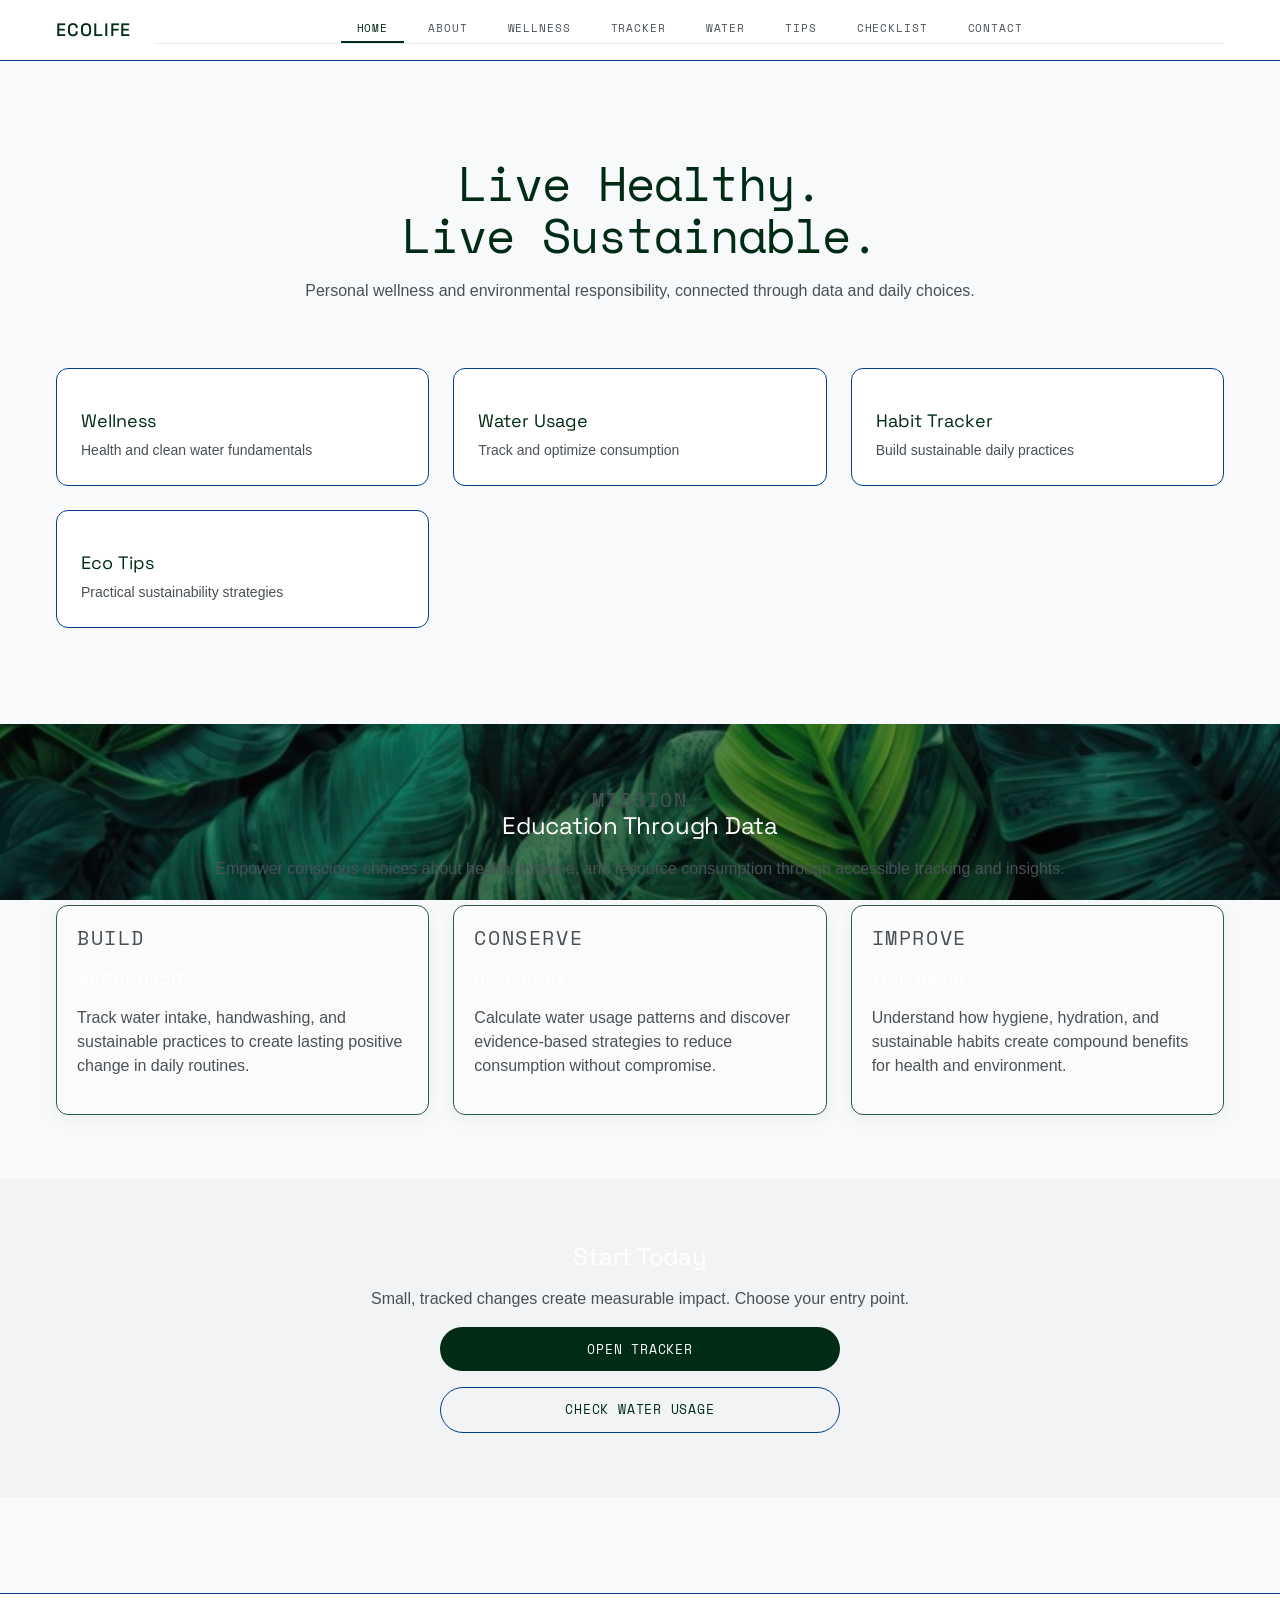
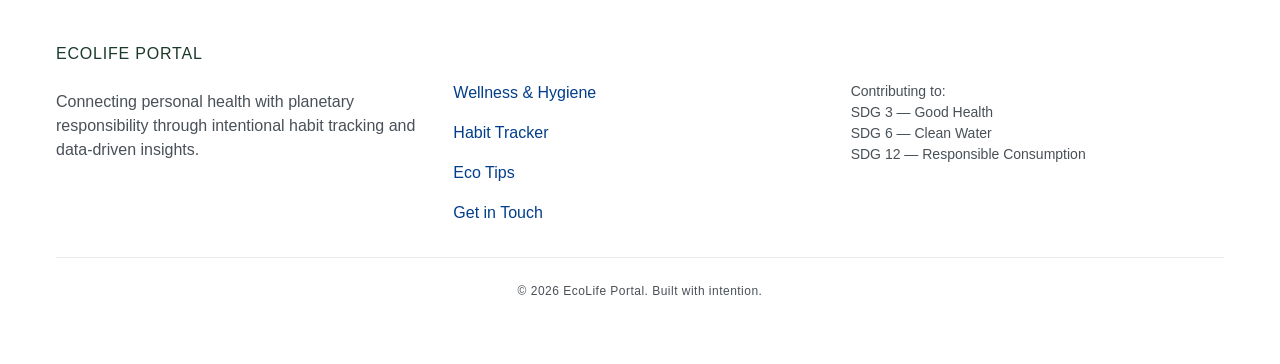
<file: index.html>
<!DOCTYPE html>
<html lang="en">
<head>
    <meta charset="UTF-8">
    <meta name="viewport" content="width=device-width, initial-scale=1.0">
    <title>EcoLife Portal — Health & Sustainability</title>
    <link rel="stylesheet" href="styles.css">
</head>
<body>
    <header class="header">
        <div class="container">
            <div class="header-content">
                <a href="index.html" class="logo">
                    <span class="logo-text">EcoLife</span>
                </a>
                <nav class="nav" id="mainNav">
                    <a href="index.html" class="nav-link active">Home</a>
                     <a href="about.html" class="nav-link ">About</a>
                    <a href="wellness.html" class="nav-link">Wellness</a>
                    <a href="habit-tracker.html" class="nav-link">Tracker</a>
                    <a href="water-calculator.html" class="nav-link">Water</a>
                    <a href="eco-tips.html" class="nav-link">Tips</a>
                    <a href="daily-checklist.html" class="nav-link">Checklist</a>
                    <a href="contact.html" class="nav-link">Contact</a>
                </nav>
                <button class="mobile-menu-btn" id="mobileMenuBtn">≡</button>
            </div>
        </div>
    </header>

    <main>
        <section class="hero">
            <div class="container">
                <div class="hero-content fade-in">
                    <h1 class="hero-title">Live Healthy.<br>Live Sustainable.</h1>
                    <p class="hero-subtitle">Personal wellness and environmental responsibility, connected through data and daily choices.</p>
                </div>

                <div class="grid grid-auto gap-lg mt-lg">
                    <a href="wellness.html" class="feature-card">
                        <h3>Wellness</h3>
                        <p>Health and clean water fundamentals</p>
                    </a>

                    <a href="water-calculator.html" class="feature-card">
                        <h3>Water Usage</h3>
                        <p>Track and optimize consumption</p>
                    </a>

                    <a href="habit-tracker.html" class="feature-card">
                        <h3>Habit Tracker</h3>
                        <p>Build sustainable daily practices</p>
                    </a>

                    <a href="eco-tips.html" class="feature-card">
                        <h3>Eco Tips</h3>
                        <p>Practical sustainability strategies</p>
                    </a>
                </div>
            </div>
        </section>

        <section>
            <div class="container">
                <div class="text-center mb-lg">
                    <div class="label">Mission</div>
                    <h2>Education Through Data</h2>
                    <p class="text-muted mt-md">Empower conscious choices about health, hygiene, and resource consumption through accessible tracking and insights.</p>
                </div>

                <div class="grid grid-3 gap-2xl">
                    <div class="card">
                        <div class="label mb-md">Build</div>
                        <h3>Better Habits</h3>
                        <p class="text-muted mt-md">Track water intake, handwashing, and sustainable practices to create lasting positive change in daily routines.</p>
                    </div>

                    <div class="card">
                        <div class="label mb-md">Conserve</div>
                        <h3>Resources</h3>
                        <p class="text-muted mt-md">Calculate water usage patterns and discover evidence-based strategies to reduce consumption without compromise.</p>
                    </div>

                    <div class="card">
                        <div class="label mb-md">Improve</div>
                        <h3>Well-being</h3>
                        <p class="text-muted mt-md">Understand how hygiene, hydration, and sustainable habits create compound benefits for health and environment.</p>
                    </div>
                </div>
            </div>
        </section>

        <section class="bg-surface-raised">
            <div class="container">
                <div class="text-center">
                    <h2>Start Today</h2>
                    <p class="text-muted mt-md">Small, tracked changes create measurable impact. Choose your entry point.</p>
                    <div class="flex flex-col gap-md mt-lg" style="max-width: 400px; margin: 0 auto;">
                        <a href="habit-tracker.html" class="btn btn-primary">Open Tracker</a>
                        <a href="water-calculator.html" class="btn btn-secondary">Check Water Usage</a>
                    </div>
                </div>
            </div>
        </section>
    </main>

    <footer class="footer">
        <div class="container">
            <div class="grid grid-auto gap-2xl mb-xl">
                <div>
                    <div class="logo-text mb-lg">EcoLife Portal</div>
                    <p class="text-muted">Connecting personal health with planetary responsibility through intentional habit tracking and data-driven insights.</p>
                </div>
                <div>
                    <h3 class="mb-md">Quick Links</h3>
                    <ul class="stack-md" style="list-style: none;">
                        <li><a href="wellness.html">Wellness & Hygiene</a></li>
                        <li><a href="habit-tracker.html">Habit Tracker</a></li>
                        <li><a href="eco-tips.html">Eco Tips</a></li>
                        <li><a href="contact.html">Get in Touch</a></li>
                    </ul>
                </div>
                <div>
                    <h3 class="mb-md">Impact</h3>
                    <p class="text-muted text-sm">Contributing to:<br>SDG 3 — Good Health<br>SDG 6 — Clean Water<br>SDG 12 — Responsible Consumption</p>
                </div>
            </div>
            <div class="footer-bottom">
                <p>&copy; 2026 EcoLife Portal. Built with intention.</p>
            </div>
        </div>
    </footer>

    <script src="script.js"></script>
</body>
</html>
</file>
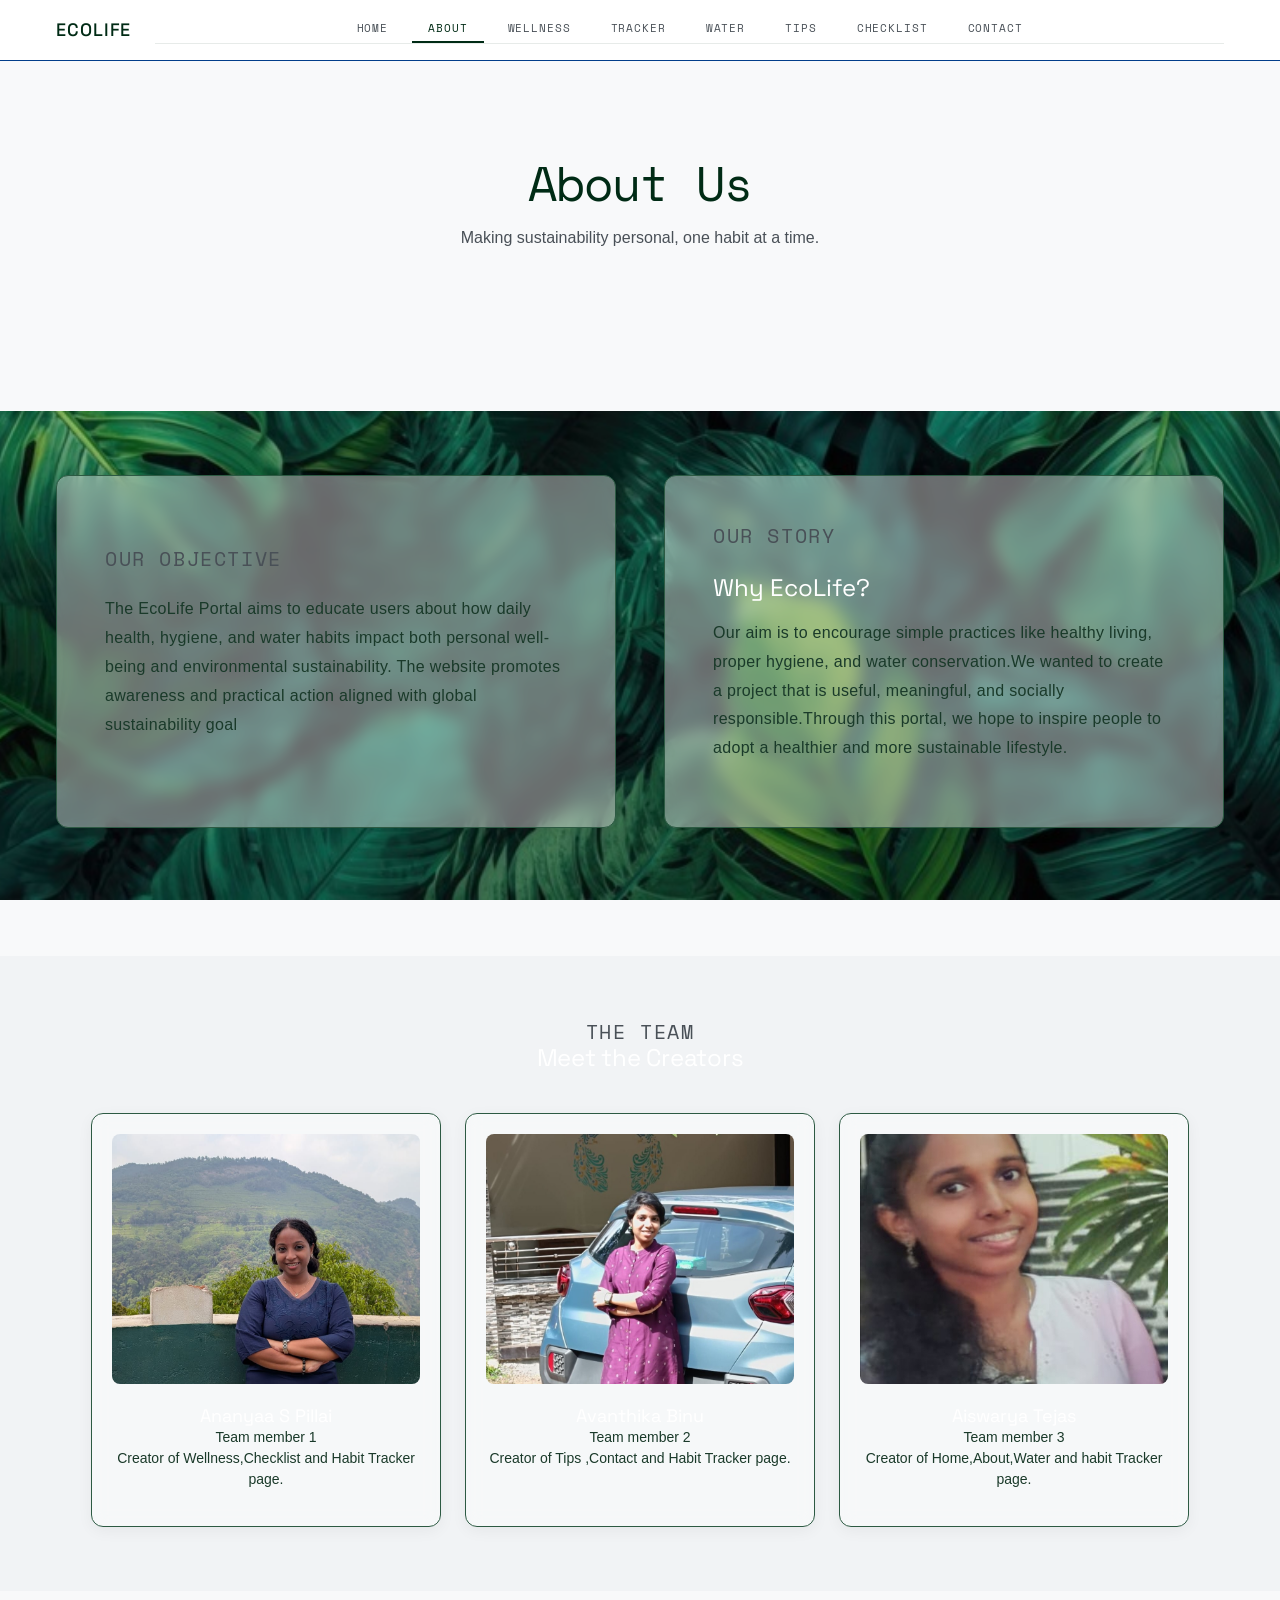
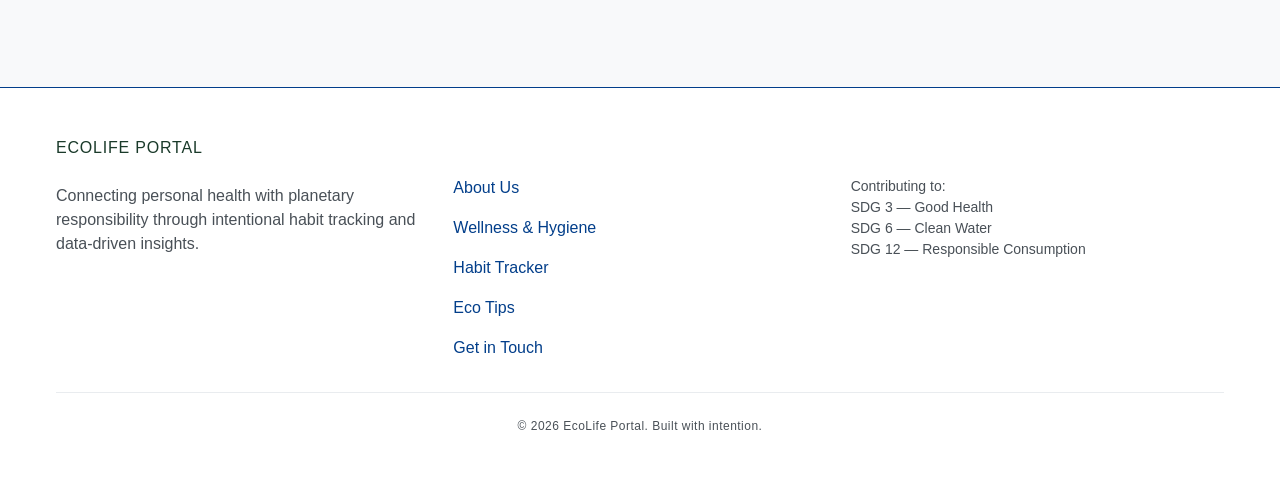
<file: about.html>
<!DOCTYPE html>
<html lang="en">
<head>
    <meta charset="UTF-8">
    <meta name="viewport" content="width=device-width, initial-scale=1.0">
    <title>About Us — EcoLife Portal</title>
    <!-- Your main CSS which now imports the others -->
    <link rel="stylesheet" href="styles.css">
</head>
<body>
    <!-- Re-use your exact header from index.html -->
    <header class="header">
        <div class="container">
            <div class="header-content">
                <a href="index.html" class="logo">
                    <span class="logo-text">EcoLife</span>
                </a>
                <nav class="nav" id="mainNav">
                    <a href="index.html" class="nav-link">Home</a>
                    <a href="about.html" class="nav-link active">About</a>
                    <a href="wellness.html" class="nav-link">Wellness</a>
                    <a href="habit-tracker.html" class="nav-link">Tracker</a>
                    <a href="water-calculator.html" class="nav-link">Water</a>
                    <a href="eco-tips.html" class="nav-link">Tips</a>
                    <a href="daily-checklist.html" class="nav-link">Checklist</a>
                    <!-- Active class moved to About -->
                    
                    <a href="contact.html" class="nav-link">Contact</a>
                </nav>
                <button class="mobile-menu-btn" id="mobileMenuBtn">≡</button>
            </div>
        </div>
    </header>

    <main>
        <!-- Hero Section (Re-using hero classes from index) -->
        <section class="hero">
            <div class="container">
                <div class="hero-content fade-in">
                    <h1 class="hero-title">About Us</h1>
                    <p class="hero-subtitle">Making sustainability personal, one habit at a time.</p>
                </div>
            </div>
        </section>

        <!-- Mission Section: The 2-Card Row -->
        <section class="section">
            <div class="container">
                <div class="mission-grid">
                    <div class="card">
                        <div class="label">Our Objective</div>
                        
                        <p class="text-muted">The EcoLife Portal aims to educate users about how daily health, hygiene, and water habits impact both personal well-being and environmental sustainability. The website promotes awareness and practical action aligned with global sustainability goal</p>
                    </div>
                    <div class="card">
                        <div class="label">Our Story</div>
                        <h3>Why EcoLife?</h3>
                        <p class="text-muted">Our aim is to encourage simple practices like healthy living, proper hygiene, and water conservation.We wanted to create a project that is useful, meaningful, and socially responsible.Through this portal, we hope to inspire people to adopt a healthier and more sustainable lifestyle.</p>
                    </div>
                </div>
            </div>
        </section>

        <!-- Creator Section: The 3-Card Horizontal Row -->
        <section class="section bg-surface-raised">
            <div class="container">
                <div class="text-center mb-lg">
                    <div class="label">The Team</div>
                    <h2>Meet the Creators</h2>
                </div>

                <div class="creator-grid">
                    <!-- Creator 1 -->
                    <div class="card creator-card">
                        <div class="creator-img-box">
                            <span>
                                <!-- Replace with your actual image path -->
                                <img src="images/WhatsApp Image 2026-05-08 at 8.34.59 PM.jpeg" alt="Developer Name">
                            </span>
                        </div>
                        <h3>Ananyaa S Pillai</h3>
                        <p class="text-sm">Team member 1<br>Creator of Wellness,Checklist and Habit Tracker page. </p>
                    </div>

                    <!-- Creator 2 -->
                    <div class="card creator-card">
                        <div class="creator-img-box">
                            <span>
                                <img src="images/WhatsApp Image 2026-05-08 at 8.35.17 PM.jpeg" alt="Member Name">
                            </span>
                        </div>
                        <h3>Avanthika Binu</h3>
                        <p class="text-sm">Team member 2<br>Creator of Tips ,Contact and Habit Tracker page.</p>
                    </div>

                    <!-- Creator 3 -->
                    <div class="card creator-card">
                        <div class="creator-img-box">
                            <span>
                                <img src="images/WhatsApp Image 2026-05-09 at 5.26.21 PM.jpeg" alt="Member Name">
                            </span>
                        </div>
                        <h3>Aiswarya Tejas</h3>
                        <p class="text-sm">Team member 3<br>Creator of Home,About,Water and habit Tracker page.</p>
                    </div>
                </div>
            </div>
        </section>
    </main>

   <footer class="footer">
        <div class="container">
            <div class="grid grid-auto gap-2xl mb-xl">
                <div>
                    <div class="logo-text mb-lg">EcoLife Portal</div>
                    <p class="text-muted">Connecting personal health with planetary responsibility through intentional habit tracking and data-driven insights.</p>
                </div>
                <div>
                    <h3 class="mb-md">Quick Links</h3>
                    <ul class="stack-md" style="list-style: none;">
                         <li><a href="about.html">About Us</a></li>
                        <li><a href="wellness.html">Wellness & Hygiene</a></li>
                        <li><a href="habit-tracker.html">Habit Tracker</a></li>
                        <li><a href="eco-tips.html">Eco Tips</a></li>
                        <li><a href="contact.html">Get in Touch</a></li>
                    </ul>
                </div>
                <div>
                    <h3 class="mb-md">Impact</h3>
                    <p class="text-muted text-sm">Contributing to:<br>SDG 3 — Good Health<br>SDG 6 — Clean Water<br>SDG 12 — Responsible Consumption</p>
                </div>
            </div>
            <div class="footer-bottom">
                <p>&copy; 2026 EcoLife Portal. Built with intention.</p>
            </div>
        </div>
    </footer>

    <script src="script.js"></script>
</body>
</html>
</file>
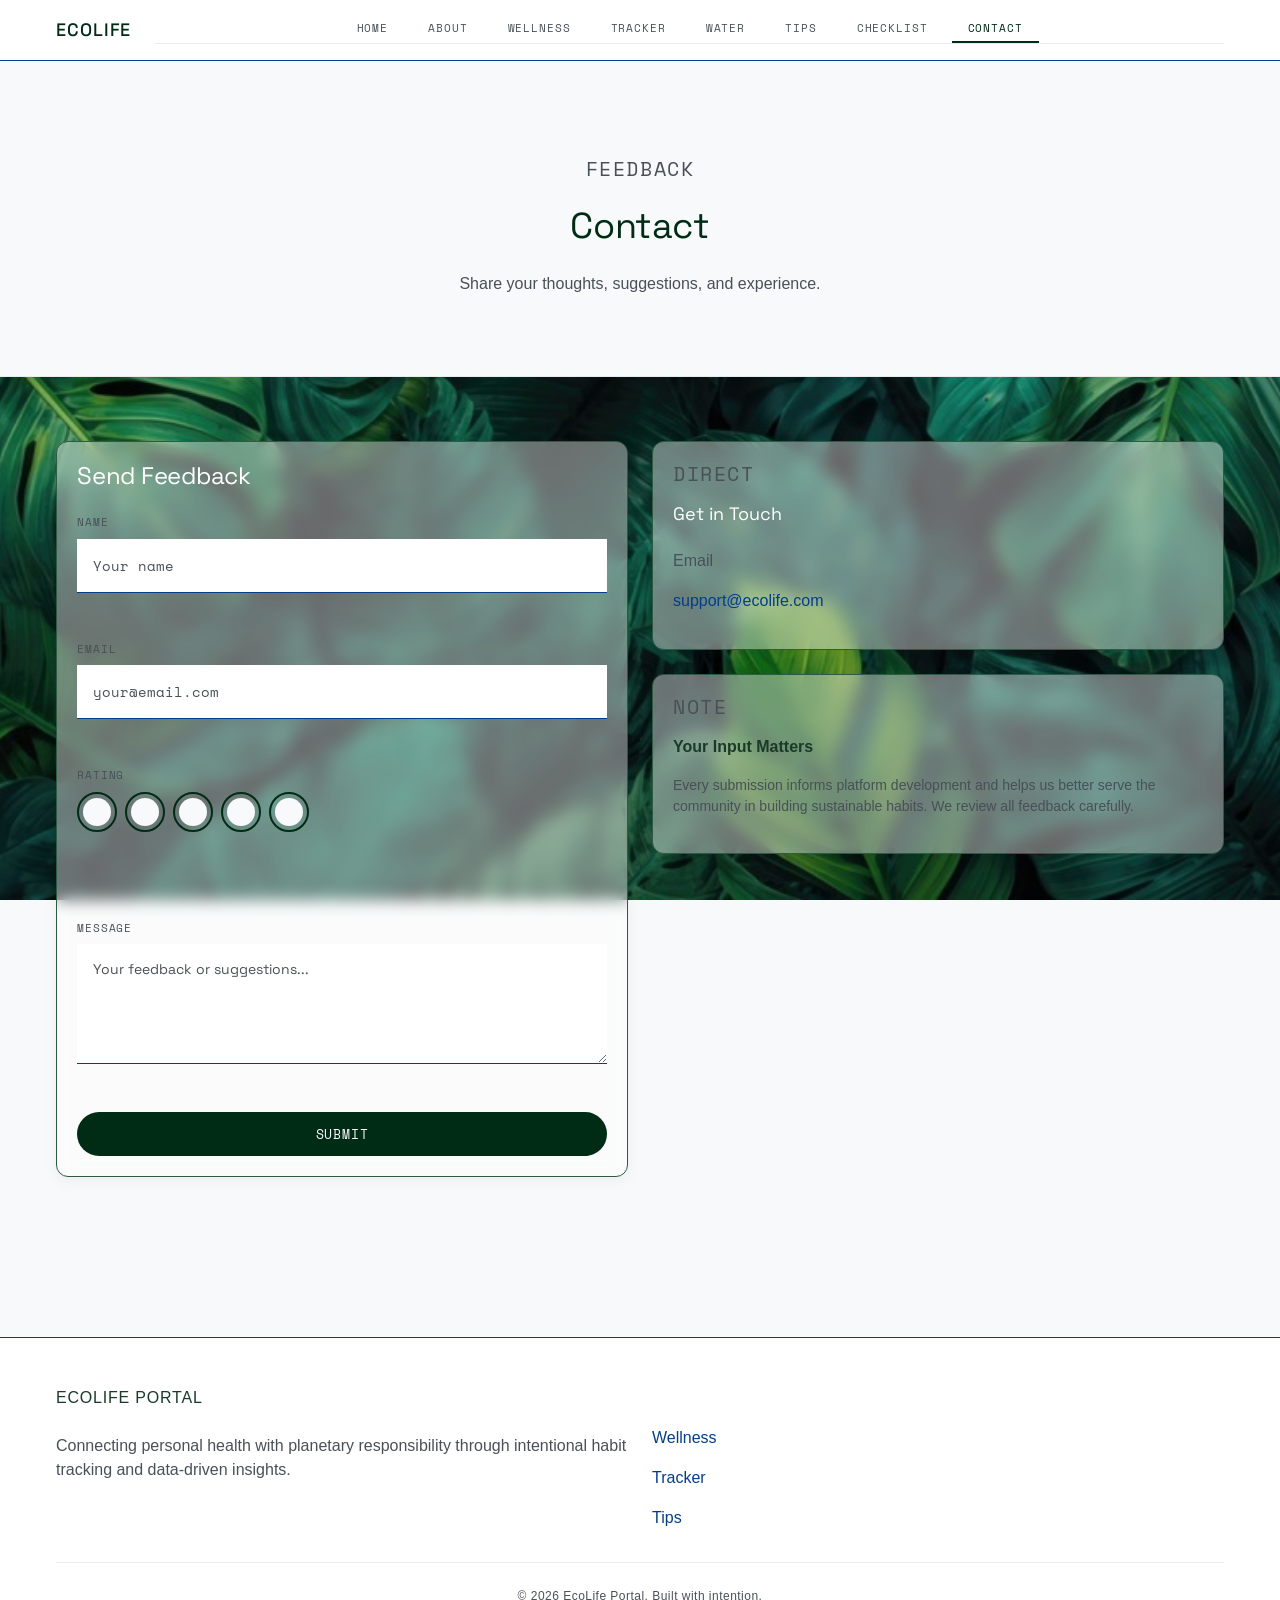
<file: contact.html>
<!DOCTYPE html>
<html lang="en">
<head>
    <meta charset="UTF-8">
    <meta name="viewport" content="width=device-width, initial-scale=1.0">
    <title>Contact — EcoLife Portal</title>
    <link rel="stylesheet" href="styles.css">
</head>
<body>
    <header class="header">
        <div class="container">
            <div class="header-content">
                <a href="index.html" class="logo">
                    <span class="logo-text">EcoLife</span>
                </a>
                <nav class="nav" id="mainNav">
                    <a href="index.html" class="nav-link">Home</a>
                     <a href="about.html" class="nav-link">About</a>
                    <a href="wellness.html" class="nav-link">Wellness</a>
                    <a href="habit-tracker.html" class="nav-link">Tracker</a>
                    <a href="water-calculator.html" class="nav-link">Water</a>
                    <a href="eco-tips.html" class="nav-link">Tips</a>
                    <a href="daily-checklist.html" class="nav-link">Checklist</a>
                    <a href="contact.html" class="nav-link active">Contact</a>
                </nav>
                <button class="mobile-menu-btn" id="mobileMenuBtn">≡</button>
            </div>
        </div>
    </header>

    <main>
        <section class="page-hero">
            <div class="container">
                <div class="page-hero-content">
                    <div class="label">Feedback</div>
                    <h1>Contact</h1>
                    <p>Share your thoughts, suggestions, and experience.</p>
                </div>
            </div>
        </section>

        <section>
            <div class="container">
                <div class="grid grid-2 gap-2xl">
                    <div class="card">
                        <h2 class="mb-lg">Send Feedback</h2>
                        <form id="contactForm" style="display: flex; flex-direction: column; gap: var(--space-lg);">
                            <div class="input-field">
                                <label class="input-label">Name</label>
                                <input type="text" id="userName" required class="input" placeholder="Your name">
                            </div>

                            <div class="input-field">
                                <label class="input-label">Email</label>
                                <input type="email" id="userEmail" required class="input" placeholder="your@email.com">
                            </div>

                            <div class="input-field">
                                <label class="input-label">Rating</label>
                                <div class="flex gap-sm" id="starRating">
                                    <button type="button" class="star-btn" data-rating="1">◯</button>
                                    <button type="button" class="star-btn" data-rating="2">◯</button>
                                    <button type="button" class="star-btn" data-rating="3">◯</button>
                                    <button type="button" class="star-btn" data-rating="4">◯</button>
                                    <button type="button" class="star-btn" data-rating="5">◯</button>
                                </div>
                                <p class="input-hint mt-md" id="ratingText"></p>
                            </div>

                            <div class="input-field">
                                <label class="input-label">Message</label>
                                <textarea id="userFeedback" required class="textarea input" placeholder="Your feedback or suggestions..." style="font-family: 'Space Grotesk', system-ui, -apple-system, sans-serif;"></textarea>
                            </div>

                            <button type="submit" class="btn btn-primary" onclick="submitFeedback(event)">Submit</button>
                        </form>
                    </div>

                    <div>
                        <div class="card">
                            <div class="label mb-md">Direct</div>
                            <h3 class="mb-lg">Get in Touch</h3>
                            <p class="text-muted">Email</p>
                            <p><a href="mailto:support@ecolife.com">support@ecolife.com</a></p>
                        </div>

                        <div class="card bg-surface-raised mt-lg">
                            <div class="label mb-md">Note</div>
                            <h4 class="mb-md">Your Input Matters</h4>
                            <p class="text-muted text-sm">Every submission informs platform development and helps us better serve the community in building sustainable habits. We review all feedback carefully.</p>
                        </div>
                    </div>
                </div>
            </div>
        </section>
    </main>

    <footer class="footer">
        <div class="container">
            <div class="grid grid-auto gap-2xl mb-xl">
                <div>
                    <div class="logo-text mb-lg">EcoLife Portal</div>
                    <p class="text-muted">Connecting personal health with planetary responsibility through intentional habit tracking and data-driven insights.</p>
                </div>
                <div>
                    <h3 class="mb-md">Navigation</h3>
                    <ul class="stack-md" style="list-style: none;">
                        <li><a href="wellness.html">Wellness</a></li>
                        <li><a href="habit-tracker.html">Tracker</a></li>
                        <li><a href="eco-tips.html">Tips</a></li>
                    </ul>
                </div>
            </div>
            <div class="footer-bottom">
                <p>&copy; 2026 EcoLife Portal. Built with intention.</p>
            </div>
        </div>
    </footer>

    <script src="script.js"></script>
</body>
</html>
</file>
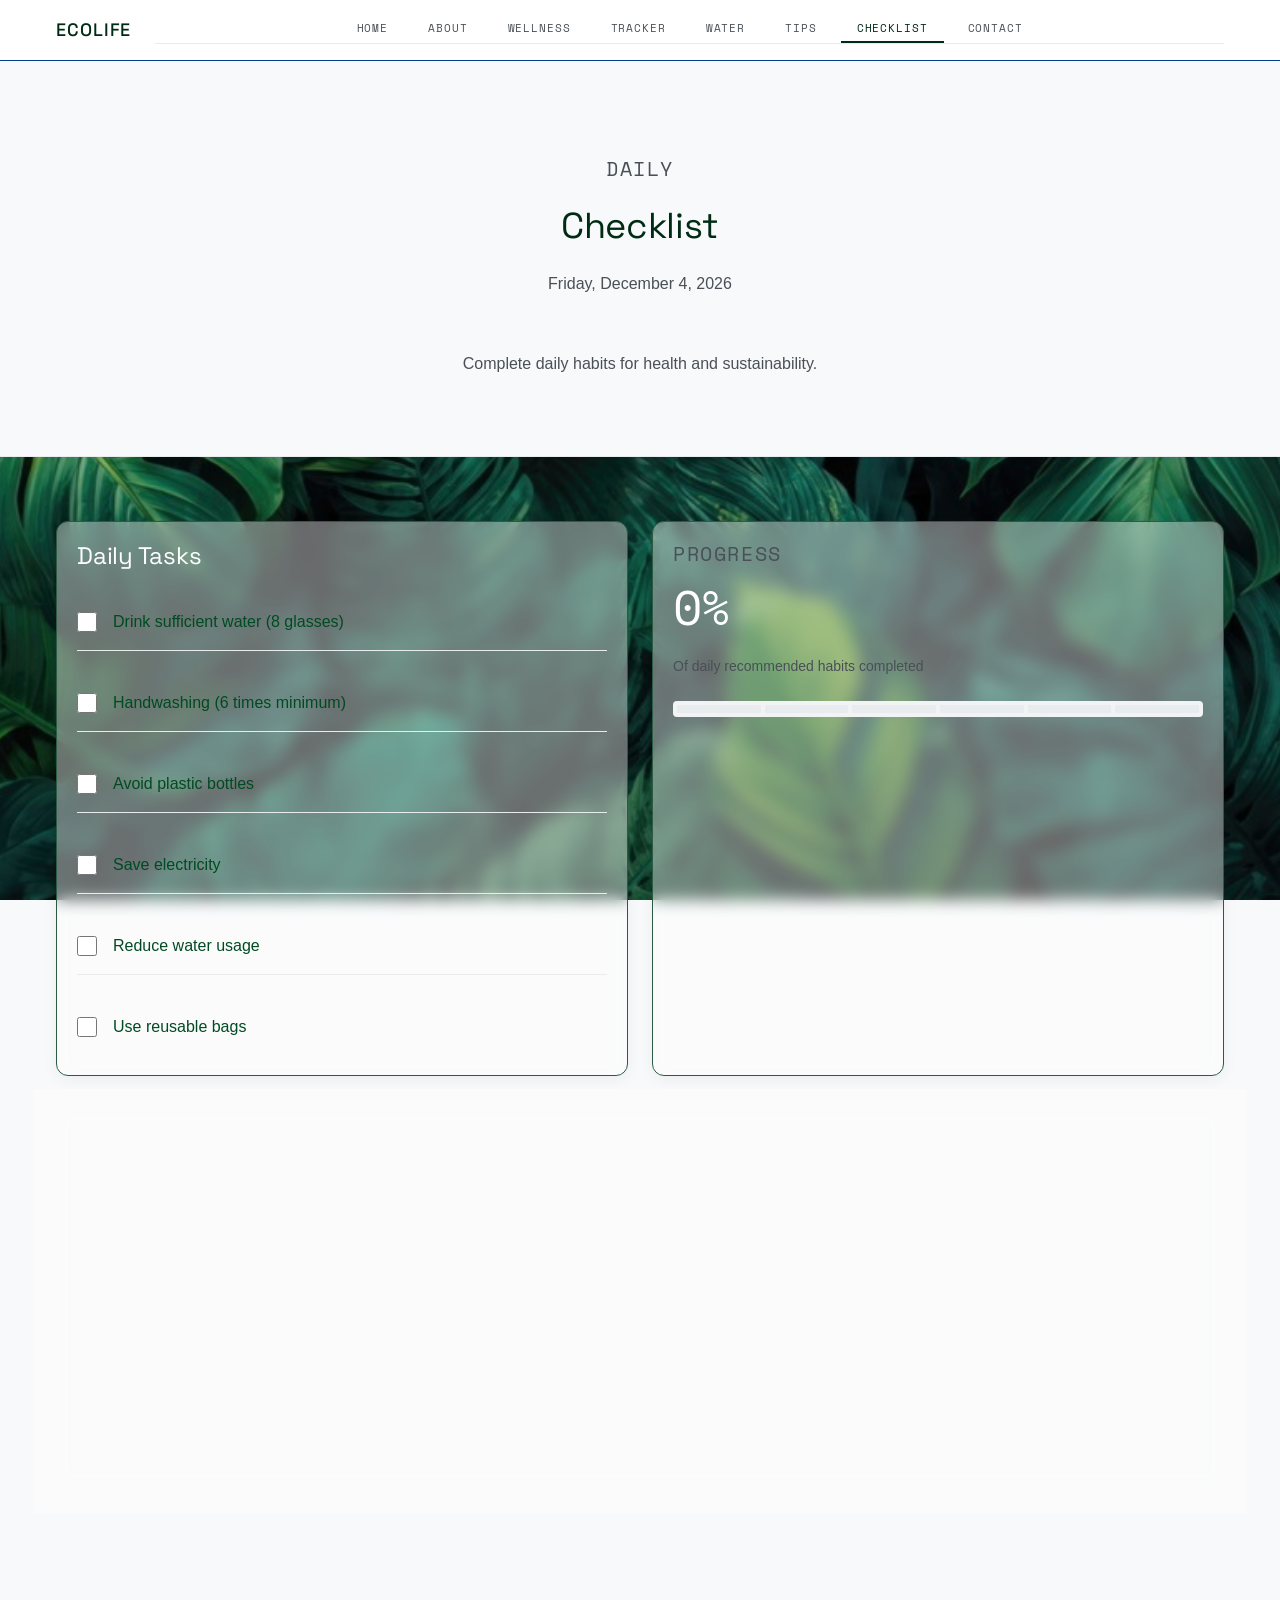
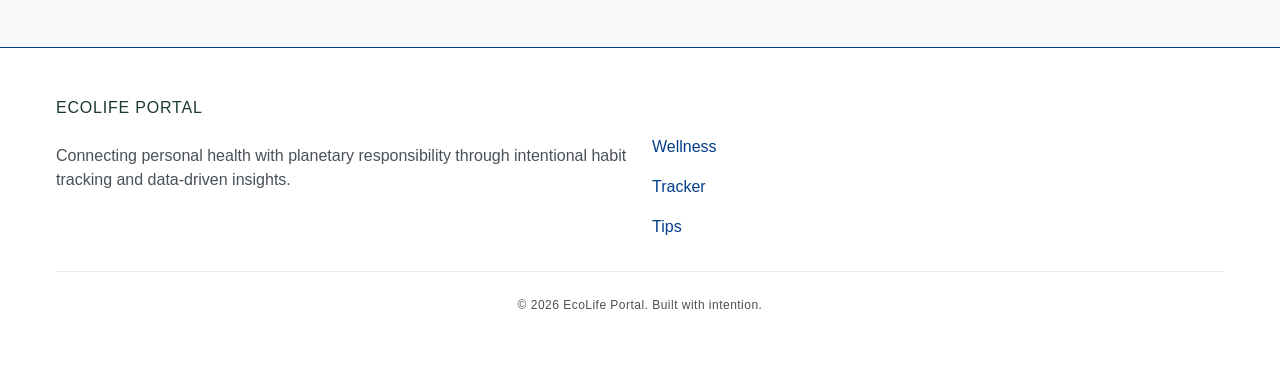
<file: daily-checklist.html>
<!DOCTYPE html>
<html lang="en">
<head>
    <meta charset="UTF-8">
    <meta name="viewport" content="width=device-width, initial-scale=1.0">
    <title>Daily Checklist — EcoLife Portal</title>
    <link rel="stylesheet" href="styles.css">
</head>
<body>
    <header class="header">
        <div class="container">
            <div class="header-content">
                <a href="index.html" class="logo">
                    <span class="logo-text">EcoLife</span>
                </a>
                <nav class="nav" id="mainNav">
                    <a href="index.html" class="nav-link">Home</a>
                     <a href="about.html" class="nav-link ">About</a>
                    <a href="wellness.html" class="nav-link">Wellness</a>
                    <a href="habit-tracker.html" class="nav-link">Tracker</a>
                    <a href="water-calculator.html" class="nav-link">Water</a>
                    <a href="eco-tips.html" class="nav-link">Tips</a>
                    <a href="daily-checklist.html" class="nav-link active">Checklist</a>
                    <a href="contact.html" class="nav-link">Contact</a>
                </nav>
                <button class="mobile-menu-btn" id="mobileMenuBtn">≡</button>
            </div>
        </div>
    </header>

    <main>
        <section class="page-hero">
            <div class="container">
                <div class="page-hero-content">
                    <div class="label">Daily</div>
                    <h1>Checklist</h1>
                    <p id="checklistDate"></p>
                    <p class="text-muted mt-md">Complete daily habits for health and sustainability.</p>
                </div>
            </div>
        </section>

        <section>
            <div class="container">
                <div class="grid grid-2 gap-2xl">
                    <div class="card">
                        <h2 class="mb-lg">Daily Tasks</h2>
                        <div class="stack-lg" id="taskList" style="display: flex; flex-direction: column;"></div>
                    </div>

                    <div class="card bg-surface-raised">
                        <div class="label mb-md">Progress</div>
                        <h3 id="completionPercentage" class="display-lg">0%</h3>
                        <p class="text-muted mt-lg text-sm">Of daily recommended habits completed</p>
                        <div class="progress-bar mt-lg">
                            <div class="progress-segment" id="segment1"></div>
                            <div class="progress-segment" id="segment2"></div>
                            <div class="progress-segment" id="segment3"></div>
                            <div class="progress-segment" id="segment4"></div>
                            <div class="progress-segment" id="segment5"></div>
                            <div class="progress-segment" id="segment6"></div>
                        </div>
                    </div>
                </div>

                <div class="card mt-xl">
                    <div class="label mb-lg">Reference</div>
                    <h3 class="mb-lg">Why These Habits</h3>
                    <div class="grid grid-auto gap-lg">
                        <div>
                            <h4 class="label mb-md">Hydration</h4>
                            <p class="text-muted text-sm">Essential for cognitive function, energy, and physical health. Consistent intake prevents dehydration symptoms.</p>
                        </div>
                        <div>
                            <h4 class="label mb-md">Hygiene</h4>
                            <p class="text-muted text-sm">Handwashing is the single most effective disease prevention measure. Reduces illness transmission by ~50%.</p>
                        </div>
                        <div>
                            <h4 class="label mb-md">Sustainability</h4>
                            <p class="text-muted text-sm">Small daily choices compound into measurable environmental impact when maintained consistently.</p>
                        </div>
                        <div>
                            <h4 class="label mb-md">Tracking</h4>
                            <p class="text-muted text-sm">Visible progress reinforces behavior change. Daily review builds motivation and awareness.</p>
                        </div>
                    </div>
                </div>
            </div>
        </section>
    </main>

    <footer class="footer">
        <div class="container">
            <div class="grid grid-auto gap-2xl mb-xl">
                <div>
                    <div class="logo-text mb-lg">EcoLife Portal</div>
                    <p class="text-muted">Connecting personal health with planetary responsibility through intentional habit tracking and data-driven insights.</p>
                </div>
                <div>
                    <h3 class="mb-md">Navigation</h3>
                    <ul class="stack-md" style="list-style: none;">
                        <li><a href="wellness.html">Wellness</a></li>
                        <li><a href="habit-tracker.html">Tracker</a></li>
                        <li><a href="eco-tips.html">Tips</a></li>
                    </ul>
                </div>
            </div>
            <div class="footer-bottom">
                <p>&copy; 2026 EcoLife Portal. Built with intention.</p>
            </div>
        </div>
    </footer>

    <script src="script.js"></script>
</body>
</html>
</file>
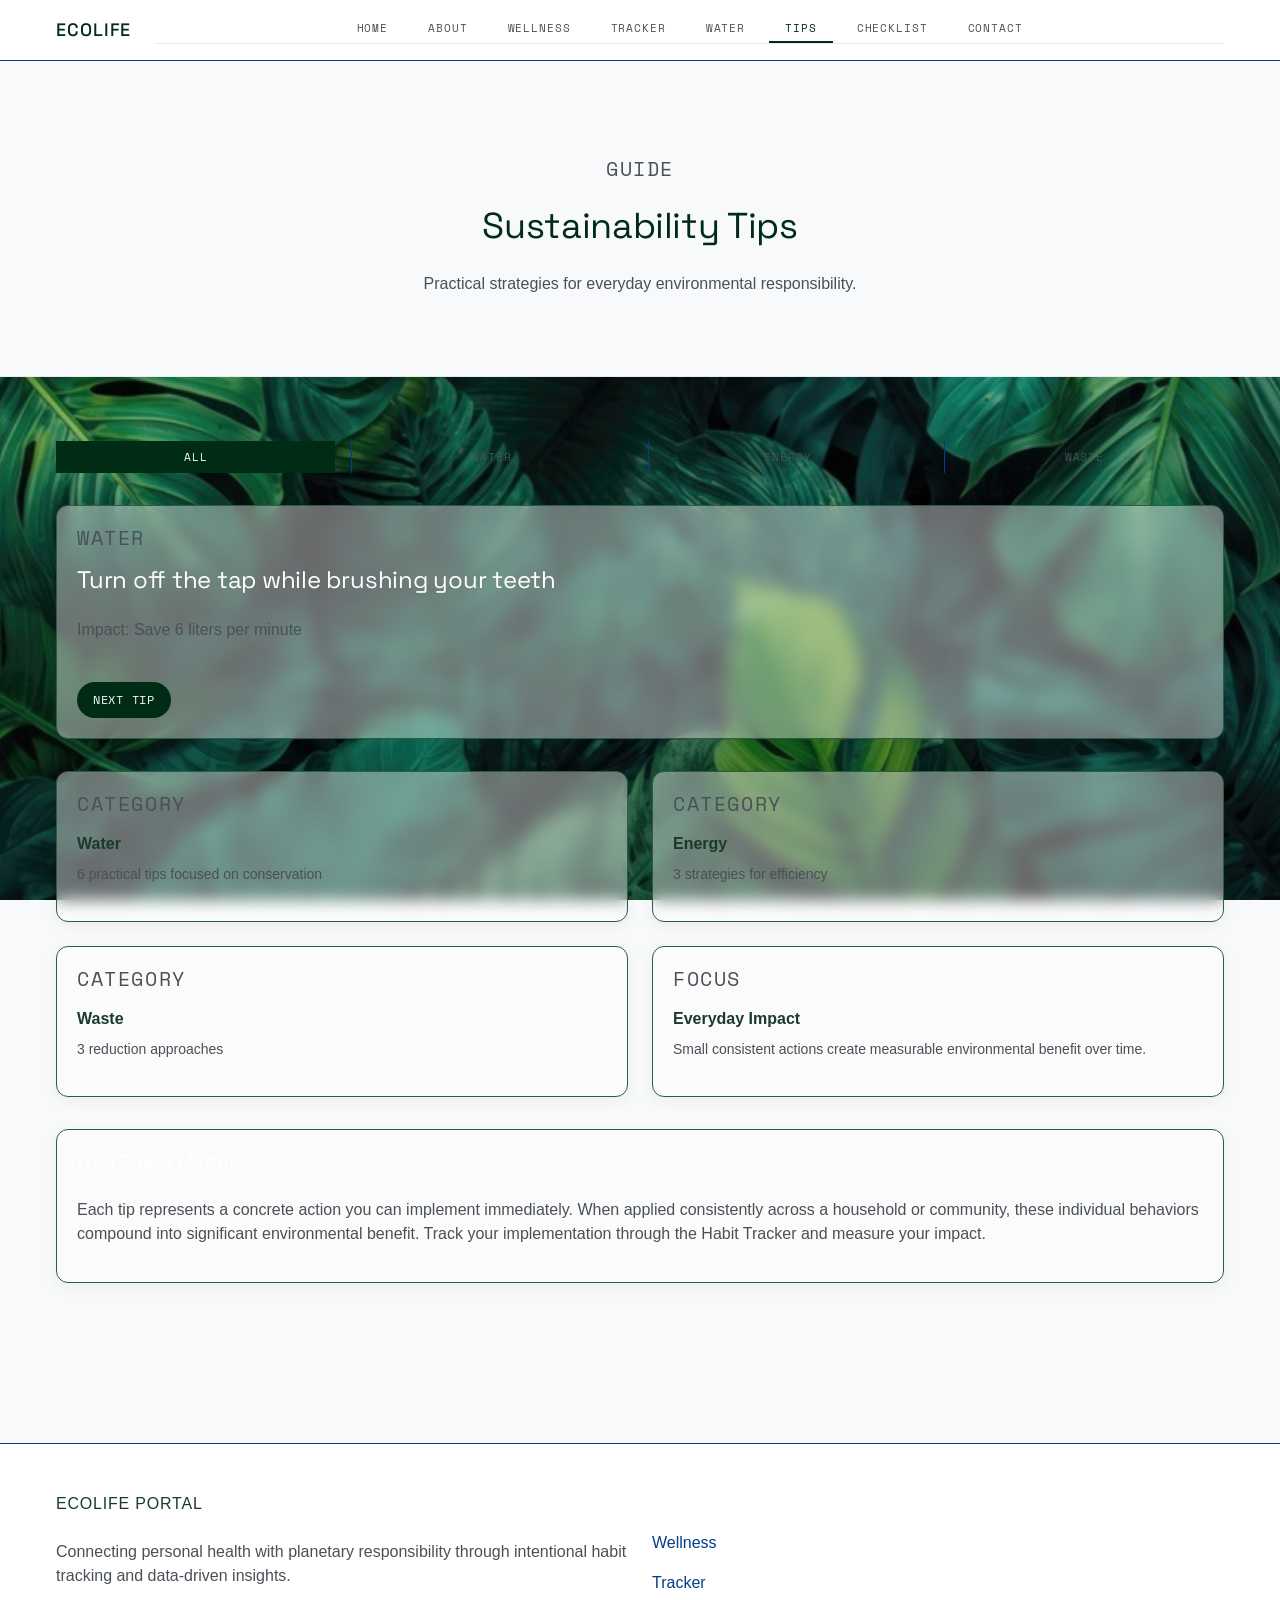
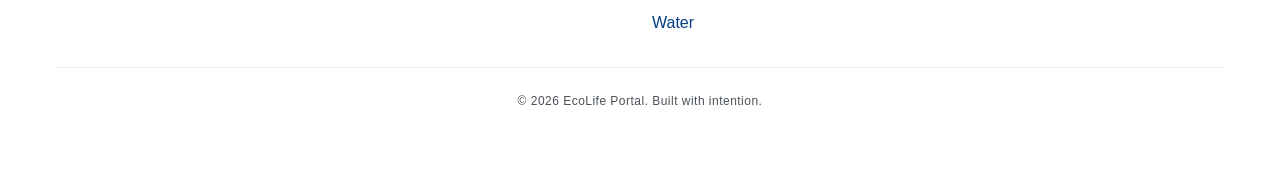
<file: eco-tips.html>
<!DOCTYPE html>
<html lang="en">
<head>
    <meta charset="UTF-8">
    <meta name="viewport" content="width=device-width, initial-scale=1.0">
    <title>Eco Tips — EcoLife Portal</title>
    <link rel="stylesheet" href="styles.css">
</head>
<body>
    <header class="header">
        <div class="container">
            <div class="header-content">
                <a href="index.html" class="logo">
                    <span class="logo-text">EcoLife</span>
                </a>
                <nav class="nav" id="mainNav">
                    <a href="index.html" class="nav-link">Home</a>
                     <a href="about.html" class="nav-link">About</a>
                    <a href="wellness.html" class="nav-link">Wellness</a>
                    <a href="habit-tracker.html" class="nav-link">Tracker</a>
                    <a href="water-calculator.html" class="nav-link">Water</a>
                    <a href="eco-tips.html" class="nav-link active">Tips</a>
                    <a href="daily-checklist.html" class="nav-link">Checklist</a>
                    <a href="contact.html" class="nav-link">Contact</a>
                </nav>
                <button class="mobile-menu-btn" id="mobileMenuBtn">≡</button>
            </div>
        </div>
    </header>

    <main>
        <section class="page-hero">
            <div class="container">
                <div class="page-hero-content">
                    <div class="label">Guide</div>
                    <h1>Sustainability Tips</h1>
                    <p>Practical strategies for everyday environmental responsibility.</p>
                </div>
            </div>
        </section>

        <section>
            <div class="container">
                <div class="flex flex-center gap-md mb-xl" style="flex-wrap: wrap;">
                    <button class="segmented-item active" onclick="filterTips('All')">All</button>
                    <button class="segmented-item" onclick="filterTips('Water')">Water</button>
                    <button class="segmented-item" onclick="filterTips('Energy')">Energy</button>
                    <button class="segmented-item" onclick="filterTips('Waste')">Waste</button>
                </div>

                <div class="card bg-surface-raised mb-xl">
                    <div class="label mb-md" id="tipCategory">Water</div>
                    <h2 id="tipText" class="mb-lg">Turn off the tap while brushing your teeth</h2>
                    <p class="text-muted" id="tipImpact">Impact: Save 6 liters per minute</p>
                    <a href="#" class="btn btn-primary btn-sm mt-lg" onclick="generateNewTip(); return false;">Next Tip</a>
                </div>

                <div class="grid grid-2 gap-lg mb-xl">
                    <div class="card">
                        <div class="label mb-md">Category</div>
                        <h4>Water</h4>
                        <p class="text-muted text-sm mt-sm" id="waterCount">6 practical tips focused on conservation</p>
                    </div>
                    <div class="card">
                        <div class="label mb-md">Category</div>
                        <h4>Energy</h4>
                        <p class="text-muted text-sm mt-sm" id="energyCount">3 strategies for efficiency</p>
                    </div>
                    <div class="card">
                        <div class="label mb-md">Category</div>
                        <h4>Waste</h4>
                        <p class="text-muted text-sm mt-sm" id="wasteCount">3 reduction approaches</p>
                    </div>
                    <div class="card">
                        <div class="label mb-md">Focus</div>
                        <h4>Everyday Impact</h4>
                        <p class="text-muted text-sm mt-sm">Small consistent actions create measurable environmental benefit over time.</p>
                    </div>
                </div>

                <div class="card">
                    <h3 class="mb-lg">Why These Matter</h3>
                    <p class="text-muted">Each tip represents a concrete action you can implement immediately. When applied consistently across a household or community, these individual behaviors compound into significant environmental benefit. Track your implementation through the Habit Tracker and measure your impact.</p>
                </div>
            </div>
        </section>
    </main>

    <footer class="footer">
        <div class="container">
            <div class="grid grid-auto gap-2xl mb-xl">
                <div>
                    <div class="logo-text mb-lg">EcoLife Portal</div>
                    <p class="text-muted">Connecting personal health with planetary responsibility through intentional habit tracking and data-driven insights.</p>
                </div>
                <div>
                    <h3 class="mb-md">Navigation</h3>
                    <ul class="stack-md" style="list-style: none;">
                        <li><a href="wellness.html">Wellness</a></li>
                        <li><a href="habit-tracker.html">Tracker</a></li>
                        <li><a href="water-calculator.html">Water</a></li>
                    </ul>
                </div>
            </div>
            <div class="footer-bottom">
                <p>&copy; 2026 EcoLife Portal. Built with intention.</p>
            </div>
        </div>
    </footer>

    <script src="script.js"></script>
</body>
</html>
</file>
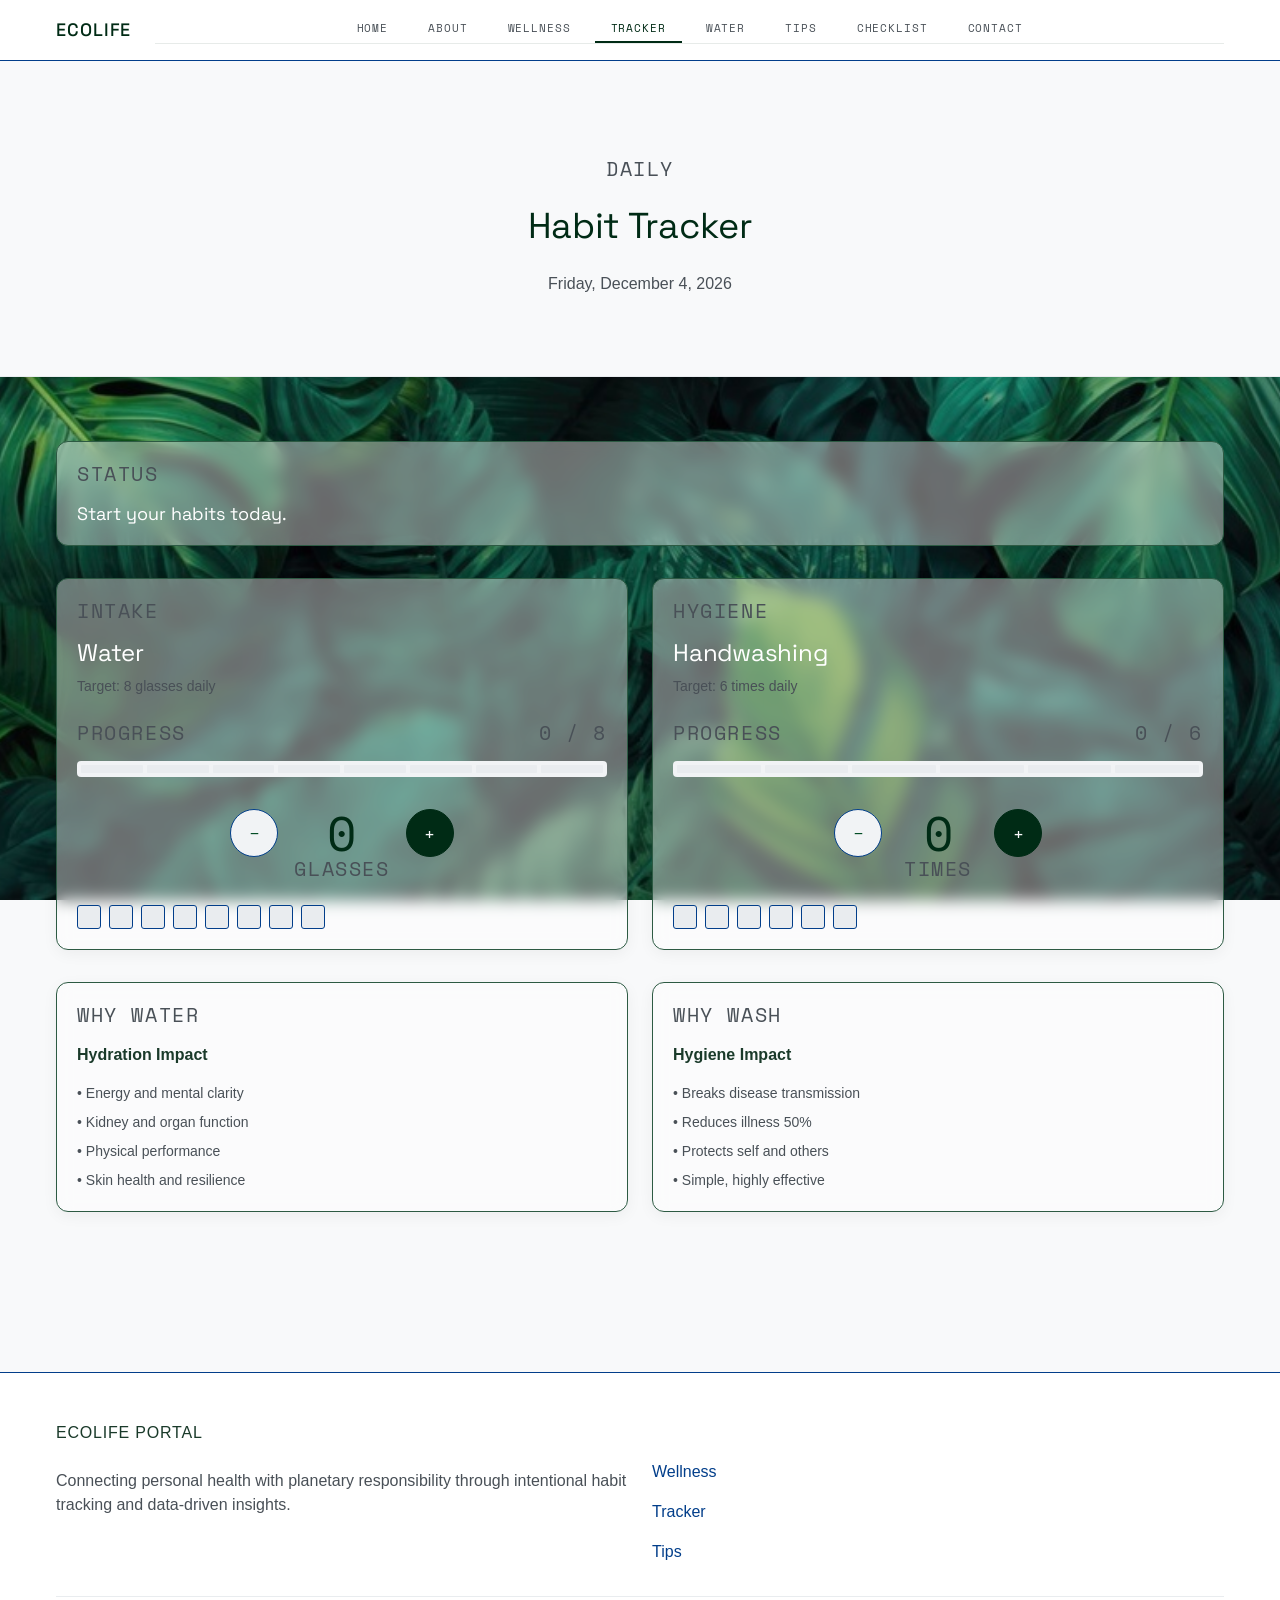
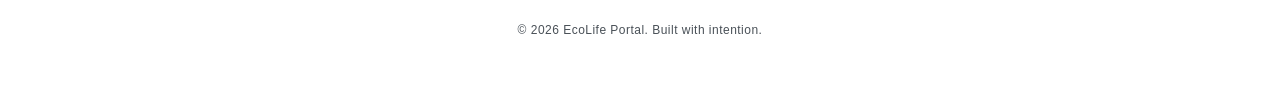
<file: habit-tracker.html>
<!DOCTYPE html>
<html lang="en">
<head>
    <meta charset="UTF-8">
    <meta name="viewport" content="width=device-width, initial-scale=1.0">
    <title>Habit Tracker — EcoLife Portal</title>
    <link rel="stylesheet" href="styles.css">
</head>
<body>
    <header class="header">
        <div class="container">
            <div class="header-content">
                <a href="index.html" class="logo">
                    <span class="logo-text">EcoLife</span>
                </a>
                <nav class="nav" id="mainNav">
                    <a href="index.html" class="nav-link">Home</a>
                     <a href="about.html" class="nav-link">About</a>
                    <a href="wellness.html" class="nav-link">Wellness</a>
                    <a href="habit-tracker.html" class="nav-link active">Tracker</a>
                    <a href="water-calculator.html" class="nav-link">Water</a>
                    <a href="eco-tips.html" class="nav-link">Tips</a>
                    <a href="daily-checklist.html" class="nav-link">Checklist</a>
                    <a href="contact.html" class="nav-link">Contact</a>
                </nav>
                <button class="mobile-menu-btn" id="mobileMenuBtn">≡</button>
            </div>
        </div>
    </header>

    <main>
        <section class="page-hero">
            <div class="container">
                <div class="page-hero-content">
                    <div class="label">Daily</div>
                    <h1>Habit Tracker</h1>
                    <p id="currentDate"></p>
                </div>
            </div>
        </section>

        <section>
            <div class="container">
                <div class="card bg-surface-raised mb-xl">
                    <div class="label mb-md">Status</div>
                    <h3 id="motivationText" class="text-primary">Start your habits today.</h3>
                </div>

                <div class="grid grid-2 gap-2xl">
                    <div class="card">
                        <div class="label mb-md">Intake</div>
                        <h2>Water</h2>
                        <p class="text-muted text-sm mt-sm">Target: 8 glasses daily</p>

                        <div class="mt-lg">
                            <div class="flex flex-between mb-md">
                                <span class="label">Progress</span>
                                <span class="label"><span id="waterProgress">0</span> / 8</span>
                            </div>
                            <div class="progress-bar">
                                <div class="progress-segment" id="waterSegment1"></div>
                                <div class="progress-segment" id="waterSegment2"></div>
                                <div class="progress-segment" id="waterSegment3"></div>
                                <div class="progress-segment" id="waterSegment4"></div>
                                <div class="progress-segment" id="waterSegment5"></div>
                                <div class="progress-segment" id="waterSegment6"></div>
                                <div class="progress-segment" id="waterSegment7"></div>
                                <div class="progress-segment" id="waterSegment8"></div>
                            </div>
                        </div>

                        <div class="flex gap-md mt-xl justify-center">
                            <button class="counter-btn" onclick="decrementWater()">−</button>
                            <div class="counter-display text-center">
                                <div class="counter-number" id="waterCount">0</div>
                                <div class="label mt-xs">Glasses</div>
                            </div>
                            <button class="counter-btn primary" onclick="incrementWater()">+</button>
                        </div>

                        <div class="visual-tracker flex flex-wrap gap-sm mt-lg" id="waterVisual"></div>
                    </div>

                    <div class="card">
                        <div class="label mb-md">Hygiene</div>
                        <h2>Handwashing</h2>
                        <p class="text-muted text-sm mt-sm">Target: 6 times daily</p>

                        <div class="mt-lg">
                            <div class="flex flex-between mb-md">
                                <span class="label">Progress</span>
                                <span class="label"><span id="handwashProgress">0</span> / 6</span>
                            </div>
                            <div class="progress-bar">
                                <div class="progress-segment" id="handwashSegment1"></div>
                                <div class="progress-segment" id="handwashSegment2"></div>
                                <div class="progress-segment" id="handwashSegment3"></div>
                                <div class="progress-segment" id="handwashSegment4"></div>
                                <div class="progress-segment" id="handwashSegment5"></div>
                                <div class="progress-segment" id="handwashSegment6"></div>
                            </div>
                        </div>

                        <div class="flex gap-md mt-xl justify-center">
                            <button class="counter-btn" onclick="decrementHandwash()">−</button>
                            <div class="counter-display text-center">
                                <div class="counter-number" id="handwashCount">0</div>
                                <div class="label mt-xs">Times</div>
                            </div>
                            <button class="counter-btn primary" onclick="incrementHandwash()">+</button>
                        </div>

                        <div class="visual-tracker flex flex-wrap gap-sm mt-lg" id="handwashVisual"></div>
                    </div>
                </div>

                <div class="grid grid-2 gap-2xl mt-xl">
                    <div class="card bg-surface-raised">
                        <div class="label mb-md">Why Water</div>
                        <h4 class="mb-md">Hydration Impact</h4>
                        <ul class="stack-sm" style="list-style: none; font-size: 14px;">
                            <li class="text-muted">• Energy and mental clarity</li>
                            <li class="text-muted">• Kidney and organ function</li>
                            <li class="text-muted">• Physical performance</li>
                            <li class="text-muted">• Skin health and resilience</li>
                        </ul>
                    </div>

                    <div class="card bg-surface-raised">
                        <div class="label mb-md">Why Wash</div>
                        <h4 class="mb-md">Hygiene Impact</h4>
                        <ul class="stack-sm" style="list-style: none; font-size: 14px;">
                            <li class="text-muted">• Breaks disease transmission</li>
                            <li class="text-muted">• Reduces illness 50%</li>
                            <li class="text-muted">• Protects self and others</li>
                            <li class="text-muted">• Simple, highly effective</li>
                        </ul>
                    </div>
                </div>
            </div>
        </section>
    </main>

    <footer class="footer">
        <div class="container">
            <div class="grid grid-auto gap-2xl mb-xl">
                <div>
                    <div class="logo-text mb-lg">EcoLife Portal</div>
                    <p class="text-muted">Connecting personal health with planetary responsibility through intentional habit tracking and data-driven insights.</p>
                </div>
                <div>
                    <h3 class="mb-md">Navigation</h3>
                    <ul class="stack-md" style="list-style: none;">
                        <li><a href="wellness.html">Wellness</a></li>
                        <li><a href="habit-tracker.html">Tracker</a></li>
                        <li><a href="eco-tips.html">Tips</a></li>
                    </ul>
                </div>
            </div>
            <div class="footer-bottom">
                <p>&copy; 2026 EcoLife Portal. Built with intention.</p>
            </div>
        </div>
    </footer>

    <script src="script.js"></script>
</body>
</html>
</file>
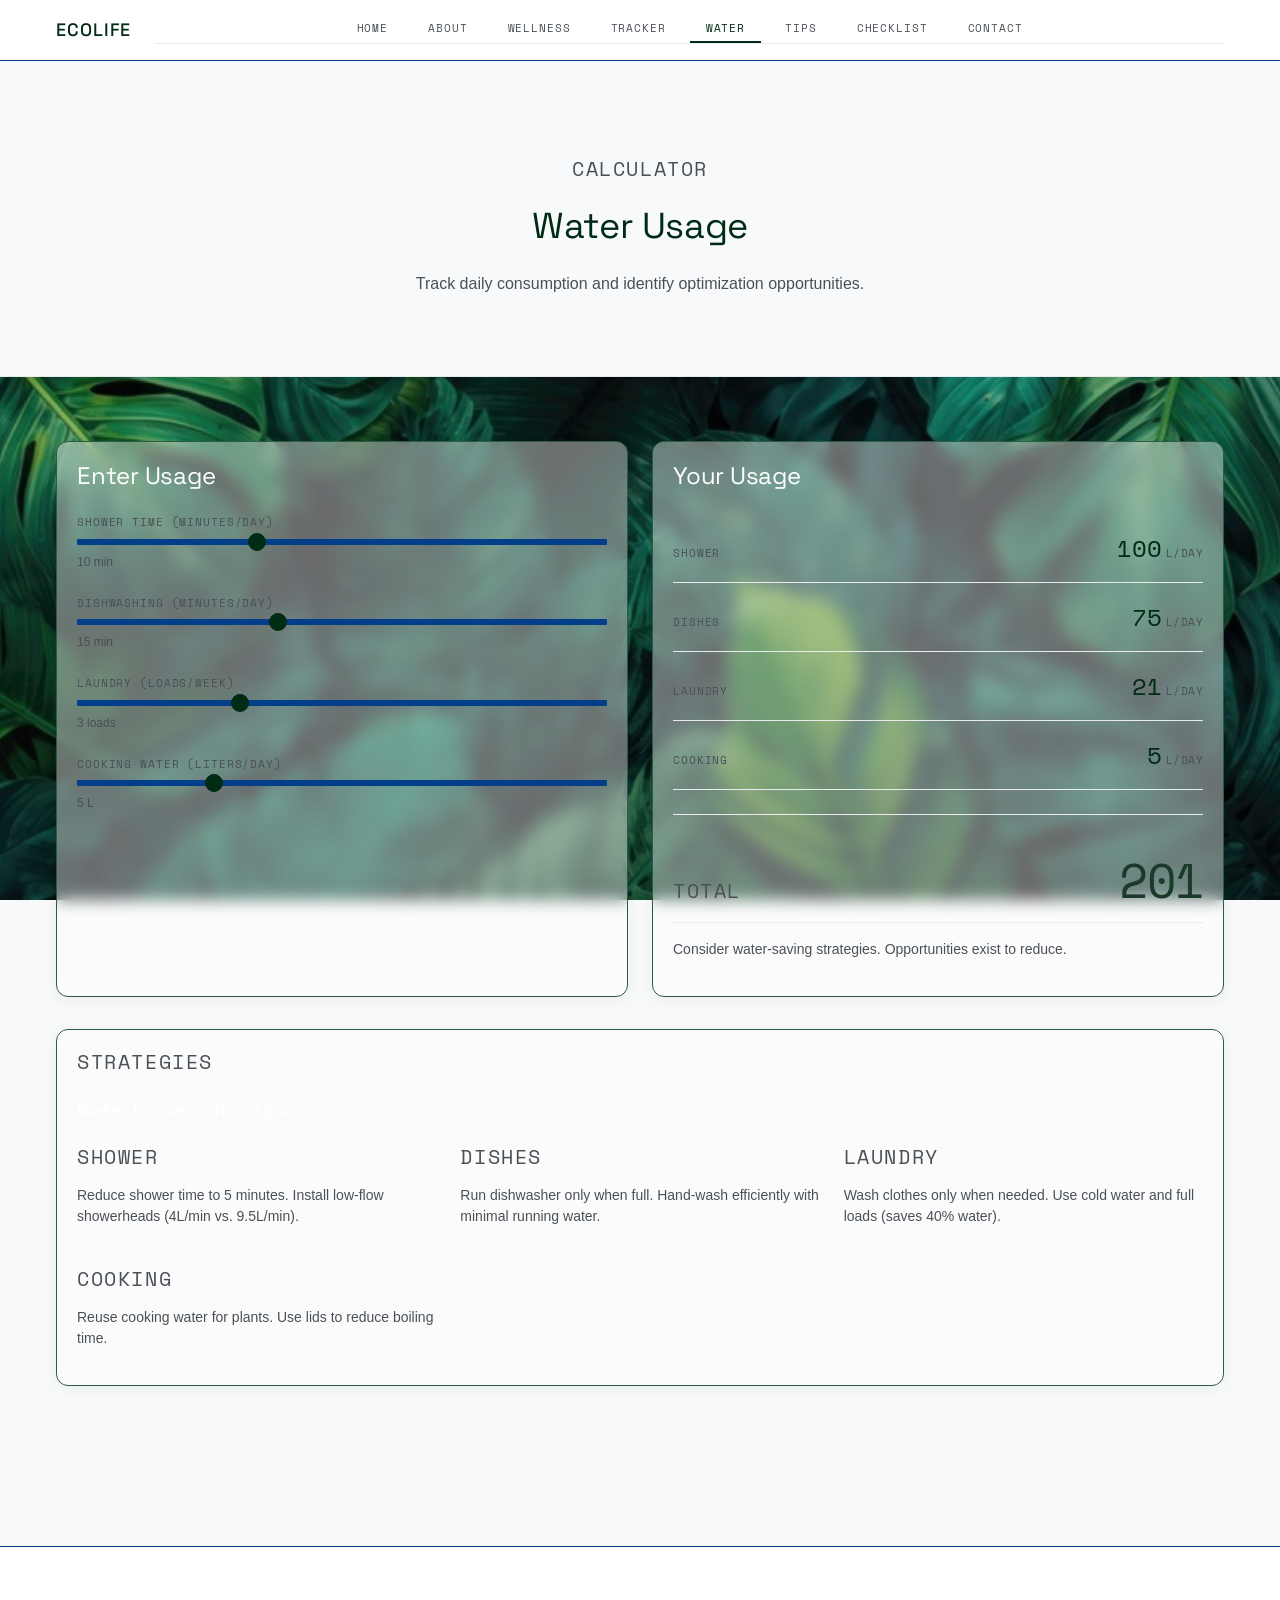
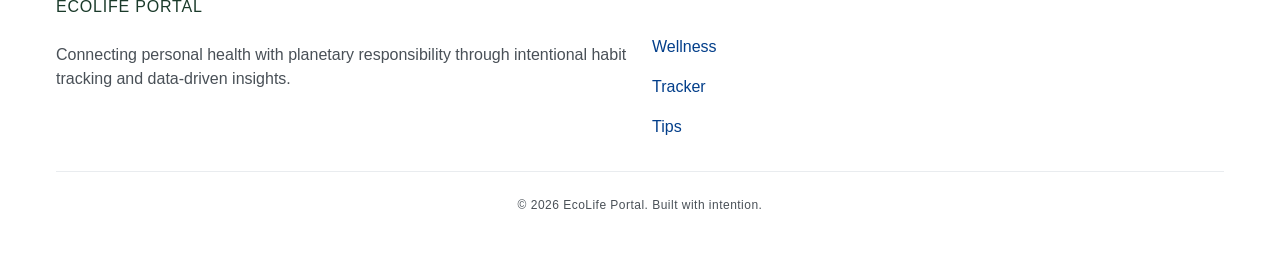
<file: water-calculator.html>
<!DOCTYPE html>
<html lang="en">
<head>
    <meta charset="UTF-8">
    <meta name="viewport" content="width=device-width, initial-scale=1.0">
    <title>Water Usage Calculator — EcoLife Portal</title>
    <link rel="stylesheet" href="styles.css">
</head>
<body>
    <header class="header">
        <div class="container">
            <div class="header-content">
                <a href="index.html" class="logo">
                    <span class="logo-text">EcoLife</span>
                </a>
                <nav class="nav" id="mainNav">
                    <a href="index.html" class="nav-link">Home</a>
                     <a href="about.html" class="nav-link">About</a>
                    <a href="wellness.html" class="nav-link">Wellness</a>
                    <a href="habit-tracker.html" class="nav-link">Tracker</a>
                    <a href="water-calculator.html" class="nav-link active">Water</a>
                    <a href="eco-tips.html" class="nav-link">Tips</a>
                    <a href="daily-checklist.html" class="nav-link">Checklist</a>
                    <a href="contact.html" class="nav-link">Contact</a>
                </nav>
                <button class="mobile-menu-btn" id="mobileMenuBtn">≡</button>
            </div>
        </div>
    </header>

    <main>
        <section class="page-hero">
            <div class="container">
                <div class="page-hero-content">
                    <div class="label">Calculator</div>
                    <h1>Water Usage</h1>
                    <p>Track daily consumption and identify optimization opportunities.</p>
                </div>
            </div>
        </section>

        <section>
            <div class="container">
                <div class="grid grid-2 gap-2xl">
                    <div class="card">
                        <h2 class="mb-lg">Enter Usage</h2>

                        <div class="input-field">
                            <label class="input-label">Shower Time (minutes/day)</label>
                            <input type="range" min="0" max="30" value="10" id="bathTime" class="input" style="padding: 0; border: none; height: 6px;" oninput="calculateWater()">
                            <span class="input-hint"><span id="bathValue">10</span> min</span>
                        </div>

                        <div class="input-field">
                            <label class="input-label">Dishwashing (minutes/day)</label>
                            <input type="range" min="0" max="40" value="15" id="dishTime" class="input" style="padding: 0; border: none; height: 6px;" oninput="calculateWater()">
                            <span class="input-hint"><span id="dishValue">15</span> min</span>
                        </div>

                        <div class="input-field">
                            <label class="input-label">Laundry (loads/week)</label>
                            <input type="range" min="0" max="10" value="3" id="laundryFreq" class="input" style="padding: 0; border: none; height: 6px;" oninput="calculateWater()">
                            <span class="input-hint"><span id="laundryValue">3</span> loads</span>
                        </div>

                        <div class="input-field">
                            <label class="input-label">Cooking Water (liters/day)</label>
                            <input type="range" min="0" max="20" value="5" id="cookingWater" class="input" style="padding: 0; border: none; height: 6px;" oninput="calculateWater()">
                            <span class="input-hint"><span id="cookingValue">5</span> L</span>
                        </div>
                    </div>

                    <div class="card">
                        <h2 class="mb-lg">Your Usage</h2>

                        <div class="stat-row">
                            <span class="stat-label">Shower</span>
                            <span class="stat-value"><span id="bathUsage">100</span><span class="stat-unit">L/day</span></span>
                        </div>
                        <div class="stat-row">
                            <span class="stat-label">Dishes</span>
                            <span class="stat-value"><span id="dishUsage">75</span><span class="stat-unit">L/day</span></span>
                        </div>
                        <div class="stat-row">
                            <span class="stat-label">Laundry</span>
                            <span class="stat-value"><span id="laundryUsage">21</span><span class="stat-unit">L/day</span></span>
                        </div>
                        <div class="stat-row">
                            <span class="stat-label">Cooking</span>
                            <span class="stat-value"><span id="cookingUsageDisplay">5</span><span class="stat-unit">L/day</span></span>
                        </div>
                        
                        <div style="border-top: 1px solid var(--border); padding-top: var(--space-lg); margin-top: var(--space-lg);">
                            <div class="stat-row">
                                <span class="label">Total</span>
                                <span class="display-lg" id="totalUsage">201</span>
                            </div>
                            <p class="text-muted text-sm mt-md" id="usageMessage">Typical household uses 250–300L/day. You are below average.</p>
                        </div>
                    </div>
                </div>

                <div class="card bg-surface-raised mt-xl">
                    <div class="label mb-lg">Strategies</div>
                    <h3 class="mb-lg">Water Conservation Tips</h3>
                    <div class="grid grid-auto gap-lg">
                        <div>
                            <h4 class="label mb-md">Shower</h4>
                            <p class="text-muted text-sm">Reduce shower time to 5 minutes. Install low-flow showerheads (4L/min vs. 9.5L/min).</p>
                        </div>
                        <div>
                            <h4 class="label mb-md">Dishes</h4>
                            <p class="text-muted text-sm">Run dishwasher only when full. Hand-wash efficiently with minimal running water.</p>
                        </div>
                        <div>
                            <h4 class="label mb-md">Laundry</h4>
                            <p class="text-muted text-sm">Wash clothes only when needed. Use cold water and full loads (saves 40% water).</p>
                        </div>
                        <div>
                            <h4 class="label mb-md">Cooking</h4>
                            <p class="text-muted text-sm">Reuse cooking water for plants. Use lids to reduce boiling time.</p>
                        </div>
                    </div>
                </div>
            </div>
        </section>
    </main>

    <footer class="footer">
        <div class="container">
            <div class="grid grid-auto gap-2xl mb-xl">
                <div>
                    <div class="logo-text mb-lg">EcoLife Portal</div>
                    <p class="text-muted">Connecting personal health with planetary responsibility through intentional habit tracking and data-driven insights.</p>
                </div>
                <div>
                    <h3 class="mb-md">Navigation</h3>
                    <ul class="stack-md" style="list-style: none;">
                        <li><a href="wellness.html">Wellness</a></li>
                        <li><a href="habit-tracker.html">Tracker</a></li>
                        <li><a href="eco-tips.html">Tips</a></li>
                    </ul>
                </div>
            </div>
            <div class="footer-bottom">
                <p>&copy; 2026 EcoLife Portal. Built with intention.</p>
            </div>
        </div>
    </footer>

    <script src="script.js"></script>
</body>
</html>
</file>
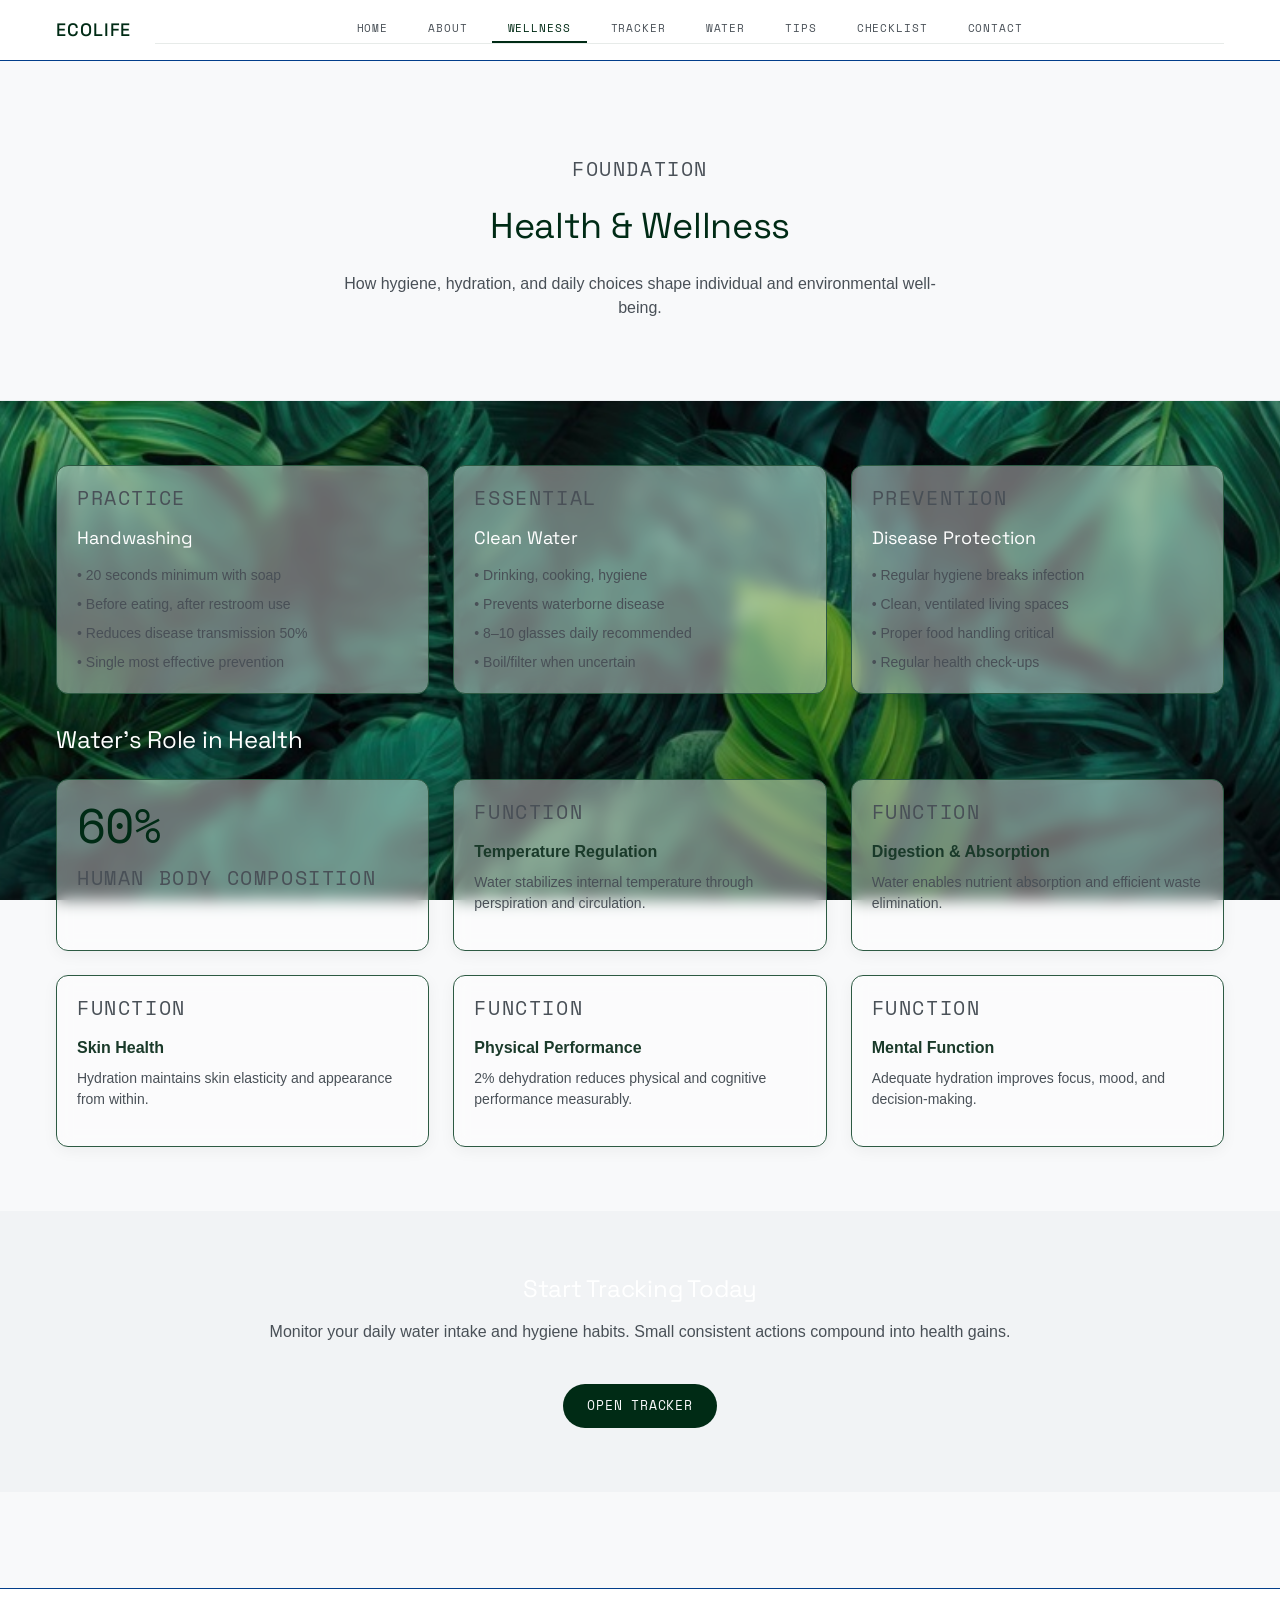
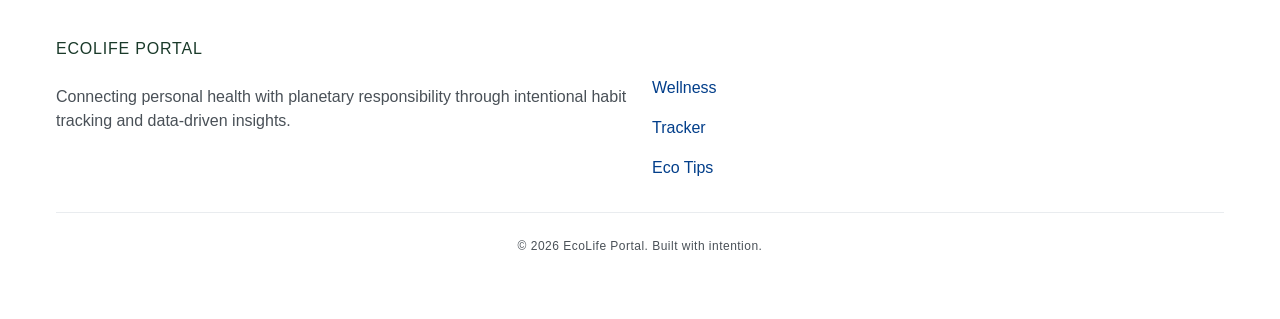
<file: wellness.html>
<!DOCTYPE html>
<html lang="en">
<head>
    <meta charset="UTF-8">
    <meta name="viewport" content="width=device-width, initial-scale=1.0">
    <title>Wellness — EcoLife Portal</title>
    <link rel="stylesheet" href="styles.css">
</head>
<body>
    <header class="header">
        <div class="container">
            <div class="header-content">
                <a href="index.html" class="logo">
                    <span class="logo-text">EcoLife</span>
                </a>
                <nav class="nav" id="mainNav">
                    <a href="index.html" class="nav-link">Home</a>
                     <a href="about.html" class="nav-link">About</a>
                    <a href="wellness.html" class="nav-link active">Wellness</a>
                    <a href="habit-tracker.html" class="nav-link">Tracker</a>
                    <a href="water-calculator.html" class="nav-link">Water</a>
                    <a href="eco-tips.html" class="nav-link">Tips</a>
                    <a href="daily-checklist.html" class="nav-link">Checklist</a>
                    <a href="contact.html" class="nav-link">Contact</a>
                </nav>
                <button class="mobile-menu-btn" id="mobileMenuBtn">≡</button>
            </div>
        </div>
    </header>

    <main>
        <section class="page-hero">
            <div class="container">
                <div class="page-hero-content">
                    <div class="label">Foundation</div>
                    <h1>Health & Wellness</h1>
                    <p>How hygiene, hydration, and daily choices shape individual and environmental well-being.</p>
                </div>
            </div>
        </section>

        <section>
            <div class="container">
                <div class="grid grid-3 gap-2xl">
                    <div class="card">
                        <div class="label mb-md">Practice</div>
                        <h3>Handwashing</h3>
                        <ul class="stack-sm mt-md" style="list-style: none; font-size: 14px;">
                            <li class="text-muted">• 20 seconds minimum with soap</li>
                            <li class="text-muted">• Before eating, after restroom use</li>
                            <li class="text-muted">• Reduces disease transmission 50%</li>
                            <li class="text-muted">• Single most effective prevention</li>
                        </ul>
                    </div>

                    <div class="card">
                        <div class="label mb-md">Essential</div>
                        <h3>Clean Water</h3>
                        <ul class="stack-sm mt-md" style="list-style: none; font-size: 14px;">
                            <li class="text-muted">• Drinking, cooking, hygiene</li>
                            <li class="text-muted">• Prevents waterborne disease</li>
                            <li class="text-muted">• 8–10 glasses daily recommended</li>
                            <li class="text-muted">• Boil/filter when uncertain</li>
                        </ul>
                    </div>

                    <div class="card">
                        <div class="label mb-md">Prevention</div>
                        <h3>Disease Protection</h3>
                        <ul class="stack-sm mt-md" style="list-style: none; font-size: 14px;">
                            <li class="text-muted">• Regular hygiene breaks infection</li>
                            <li class="text-muted">• Clean, ventilated living spaces</li>
                            <li class="text-muted">• Proper food handling critical</li>
                            <li class="text-muted">• Regular health check-ups</li>
                        </ul>
                    </div>
                </div>

                <div class="mt-xl">
                    <h2 class="mb-lg">Water's Role in Health</h2>
                    <div class="grid grid-auto gap-lg">
                        <div class="card bg-surface-raised">
                            <div class="display-lg" style="color: var(--text-display);">60%</div>
                            <p class="label mt-md">Human body composition</p>
                        </div>
                        <div class="card bg-surface-raised">
                            <div class="label mb-md">Function</div>
                            <h4>Temperature Regulation</h4>
                            <p class="text-muted text-sm mt-sm">Water stabilizes internal temperature through perspiration and circulation.</p>
                        </div>
                        <div class="card bg-surface-raised">
                            <div class="label mb-md">Function</div>
                            <h4>Digestion & Absorption</h4>
                            <p class="text-muted text-sm mt-sm">Water enables nutrient absorption and efficient waste elimination.</p>
                        </div>
                        <div class="card bg-surface-raised">
                            <div class="label mb-md">Function</div>
                            <h4>Skin Health</h4>
                            <p class="text-muted text-sm mt-sm">Hydration maintains skin elasticity and appearance from within.</p>
                        </div>
                        <div class="card bg-surface-raised">
                            <div class="label mb-md">Function</div>
                            <h4>Physical Performance</h4>
                            <p class="text-muted text-sm mt-sm">2% dehydration reduces physical and cognitive performance measurably.</p>
                        </div>
                        <div class="card bg-surface-raised">
                            <div class="label mb-md">Function</div>
                            <h4>Mental Function</h4>
                            <p class="text-muted text-sm mt-sm">Adequate hydration improves focus, mood, and decision-making.</p>
                        </div>
                    </div>
                </div>
            </div>
        </section>

        <section class="bg-surface-raised">
            <div class="container text-center">
                <h2>Start Tracking Today</h2>
                <p class="text-muted mt-md">Monitor your daily water intake and hygiene habits. Small consistent actions compound into health gains.</p>
                <a href="habit-tracker.html" class="btn btn-primary mt-lg">Open Tracker</a>
            </div>
        </section>
    </main>

    <footer class="footer">
        <div class="container">
            <div class="grid grid-auto gap-2xl mb-xl">
                <div>
                    <div class="logo-text mb-lg">EcoLife Portal</div>
                    <p class="text-muted">Connecting personal health with planetary responsibility through intentional habit tracking and data-driven insights.</p>
                </div>
                <div>
                    <h3 class="mb-md">Navigation</h3>
                    <ul class="stack-md" style="list-style: none;">
                        <li><a href="wellness.html">Wellness</a></li>
                        <li><a href="habit-tracker.html">Tracker</a></li>
                        <li><a href="eco-tips.html">Eco Tips</a></li>
                    </ul>
                </div>
            </div>
            <div class="footer-bottom">
                <p>&copy; 2026 EcoLife Portal. Built with intention.</p>
            </div>
        </div>
    </footer>

    <script src="script.js"></script>
</body>
</html>
</file>
<file: styles.css>
/* Main stylesheet — imports all modular CSS */

@import url('./css/variables.css');
@import url('./css/typography.css');
@import url('./css/layout.css');
@import url('./css/header.css');
@import url('./css/cards.css');
@import url('./css/forms.css');
@import url('./css/hero.css');
@import url('./css/footer.css');
@import url('./css/data-viz.css');
@import url('./css/interactive.css');
@import url('./css/about.css');
@import url('./css/responsive.css');

/* Global overrides and utilities */

html {
  scroll-behavior: smooth;
}

body {
  display: flex;
  flex-direction: column;
  min-height: 100vh;
}

main {
  flex: 1;
}

/* Utility classes */

.text-muted {
  color: var(--text-secondary);
}

.text-disabled {
  color: var(--text-disabled);
}

.bg-surface {
  background-color: var(--surface);
}

.bg-surface-raised {
  background-color: var(--surface-raised);
}

.border-top {
  border-top: 1px solid var(--border-visible);
}

.border-bottom {
  border-bottom: 1px solid var(--border-visible);
}

.mt-sm { margin-top: var(--space-sm); }
.mt-md { margin-top: var(--space-md); }
.mt-lg { margin-top: var(--space-lg); }
.mt-xl { margin-top: var(--space-xl); }

.mb-sm { margin-bottom: var(--space-sm); }
.mb-md { margin-bottom: var(--space-md); }
.mb-lg { margin-bottom: var(--space-lg); }
.mb-xl { margin-bottom: var(--space-xl); }

.p-sm { padding: var(--space-sm); }
.p-md { padding: var(--space-md); }
.p-lg { padding: var(--space-lg); }
.p-xl { padding: var(--space-xl); }

.opacity-50 { opacity: 0.5; }
.opacity-75 { opacity: 0.75; }
.opacity-25 { opacity: 0.25; }

.no-wrap { white-space: nowrap; }
.truncate { overflow: hidden; text-overflow: ellipsis; white-space: nowrap; }

.hidden { display: none !important; }

/* Animations */

@keyframes fade-in {
  from {
    opacity: 0;
  }
  to {
    opacity: 1;
  }
}

.fade-in {
  animation: fade-in var(--duration-transition) var(--easing) forwards;
}

@keyframes slide-up {
  from {
    opacity: 0;
    transform: translateY(var(--space-lg));
  }
  to {
    opacity: 1;
    transform: translateY(0);
  }
}

.slide-up {
  animation: slide-up var(--duration-transition) var(--easing) forwards;
}

/* Apply to the entire webpage */
body {
    margin: 0;
    padding: 0;
    min-height: 100vh;
    /* Link your image here */
    background-image: url('images/wmremove-transformed(1).jpeg');
    background-size: cover;
    background-position: center;
    background-attachment:fixed; /* Keeps background still while you scroll */
    
    /* Updated Global Text Color for contrast */
    color: #1a3a2a; 
    font-family: 'Inter', sans-serif; /* Or your preferred font */
}

/* Updated Header/Nav for visibility */
header, nav {
    
    backdrop-filter: blur(10px);
    border-bottom: 1px solid rgba(26, 58, 42, 0.1);
}

/* Content Card styling to pop against the texture */
.card, .section-box {
    background: rgba(255, 255, 255, 0.4); /* Glassmorphism effect */
    backdrop-filter: blur(8px);
    border: 1px solid #2d5a43; /* Using your signature green for borders */
    border-radius: 12px;
    padding: 20px;
    box-shadow: 0 4px 15px rgba(0, 0, 0, 0.05);
}

/* Headings color update */
h1, h2, h3 {
    color:white;
}
</file>
